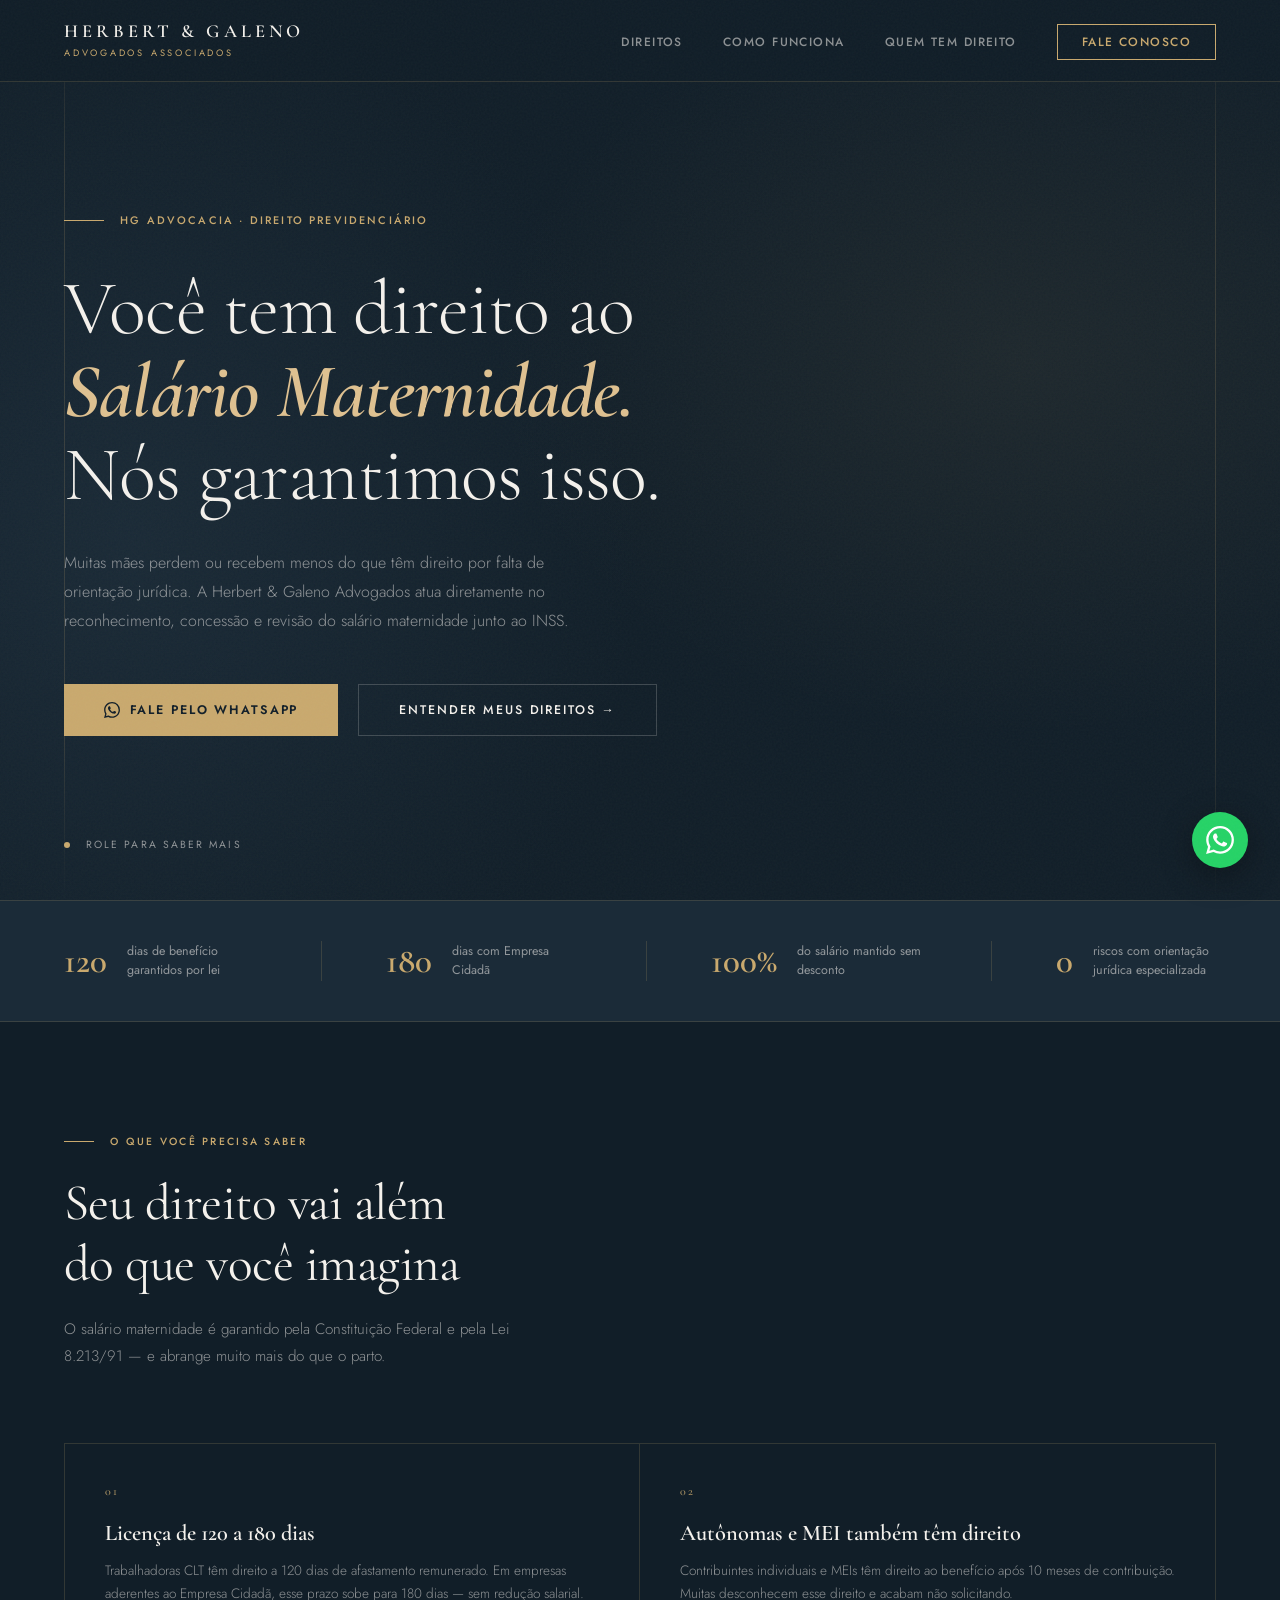
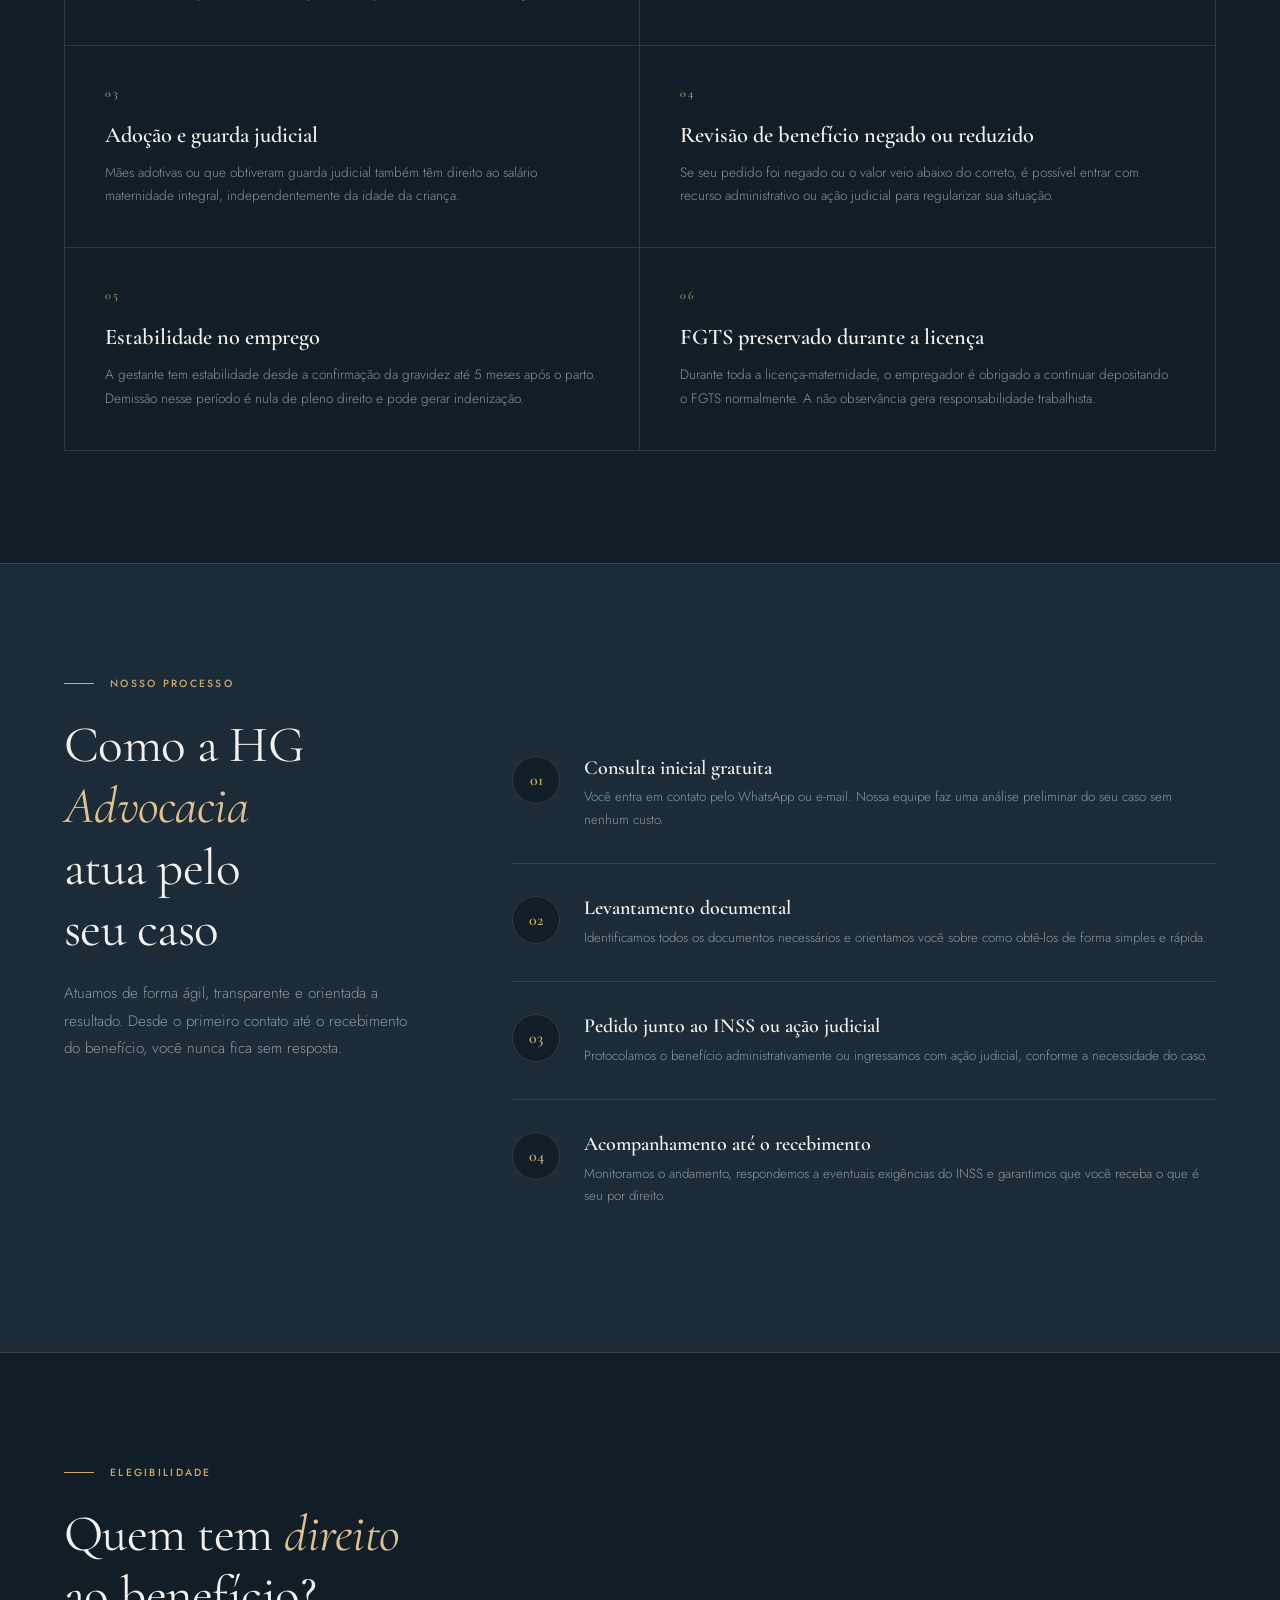
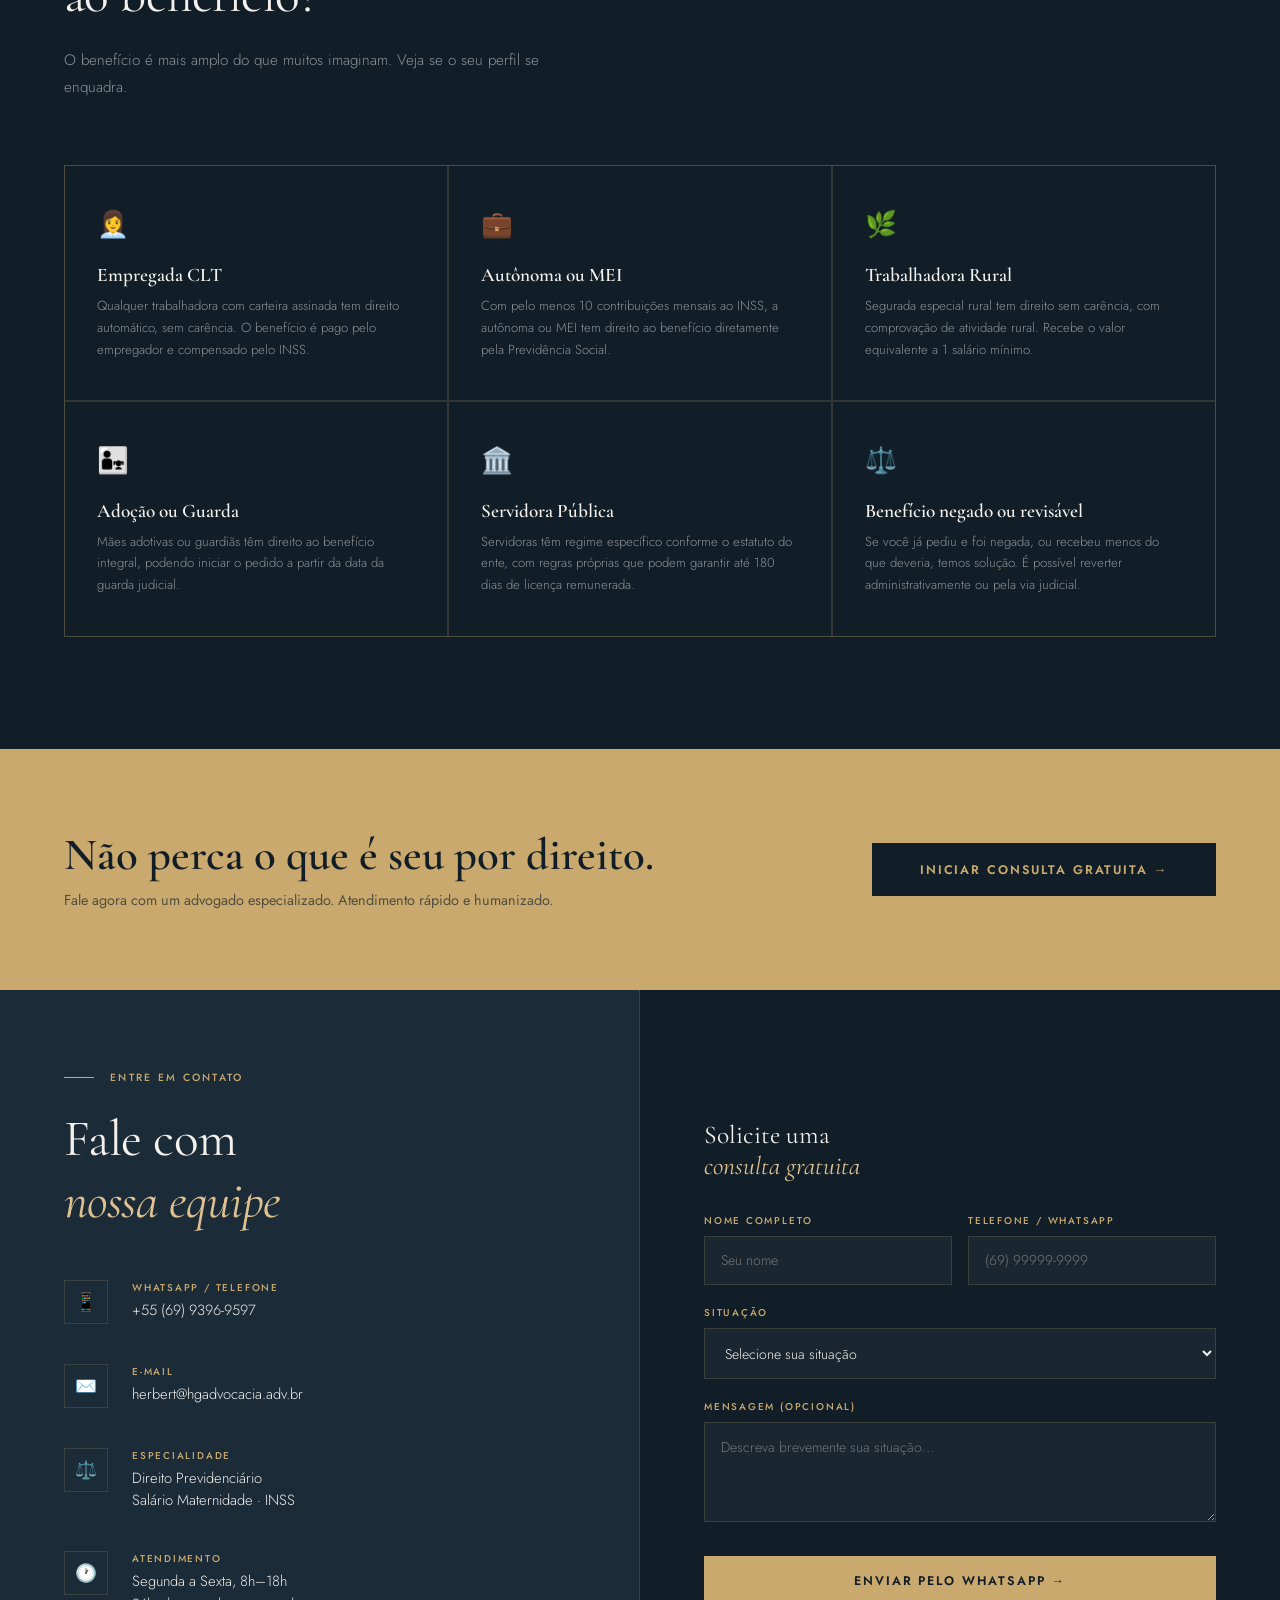
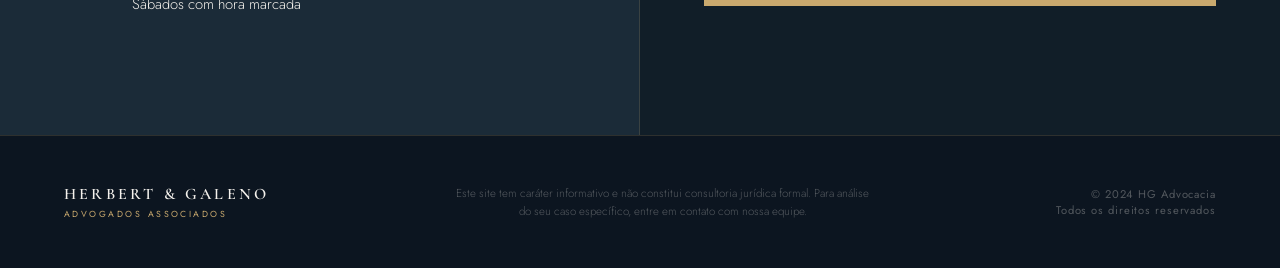
<file: hg-salario-maternidade.html>
<!DOCTYPE html>
<html lang="pt-BR">
<head>
<meta charset="UTF-8">
<meta name="viewport" content="width=device-width, initial-scale=1.0">
<title>Salário Maternidade — Herbert & Galeno Advogados</title>
<link href="https://fonts.googleapis.com/css2?family=Cormorant+Garamond:ital,wght@0,300;0,400;0,600;0,700;1,300;1,400;1,600&family=Jost:wght@300;400;500;600&display=swap" rel="stylesheet">
<style>
  :root {
    --navy:    #1B2B38;
    --navy-dk: #111E28;
    --navy-lt: #253545;
    --gold:    #C9A96E;
    --gold-lt: #DFC190;
    --white:   #F4F1EC;
    --muted:   rgba(244,241,236,0.55);
    --border:  rgba(201,169,110,0.18);
  }

  *, *::before, *::after { box-sizing: border-box; margin: 0; padding: 0; }
  html { scroll-behavior: smooth; }

  body {
    font-family: 'Jost', sans-serif;
    background: var(--navy-dk);
    color: var(--white);
    overflow-x: hidden;
  }

  body::after {
    content: '';
    position: fixed; inset: 0;
    background-image: url("data:image/svg+xml,%3Csvg viewBox='0 0 512 512' xmlns='http://www.w3.org/2000/svg'%3E%3Cfilter id='g'%3E%3CfeTurbulence type='fractalNoise' baseFrequency='0.9' numOctaves='4' stitchTiles='stitch'/%3E%3C/filter%3E%3Crect width='100%25' height='100%25' filter='url(%23g)' opacity='0.035'/%3E%3C/svg%3E");
    pointer-events: none; z-index: 1000;
  }

  nav {
    position: fixed; top: 0; left: 0; right: 0; z-index: 200;
    display: flex; align-items: center; justify-content: space-between;
    padding: 1.4rem 4rem;
    background: rgba(17,30,40,0.92);
    backdrop-filter: blur(16px);
    border-bottom: 1px solid var(--border);
  }

  .nav-logo { display: flex; flex-direction: column; }

  .nav-logo-main {
    font-family: 'Cormorant Garamond', serif;
    font-size: 1.15rem; font-weight: 600;
    letter-spacing: 0.22em; color: var(--white);
    text-transform: uppercase; line-height: 1;
  }

  .nav-logo-sub {
    font-size: 0.58rem; font-weight: 400;
    letter-spacing: 0.3em; color: var(--gold);
    text-transform: uppercase; margin-top: 0.3rem;
  }

  .nav-links { display: flex; gap: 2.5rem; list-style: none; }

  .nav-links a {
    font-size: 0.75rem; font-weight: 500;
    letter-spacing: 0.12em; text-transform: uppercase;
    color: var(--muted); text-decoration: none;
    transition: color 0.2s;
  }

  .nav-links a:hover { color: var(--gold); }

  .nav-cta {
    border: 1px solid var(--gold) !important;
    color: var(--gold) !important;
    padding: 0.5rem 1.5rem !important;
    transition: background 0.2s, color 0.2s !important;
  }

  .nav-cta:hover { background: var(--gold) !important; color: var(--navy-dk) !important; }

  .hero {
    min-height: 100vh;
    display: flex; flex-direction: column;
    justify-content: center;
    padding: 8rem 4rem 5rem;
    position: relative; overflow: hidden;
  }

  .hero-bg {
    position: absolute; inset: 0;
    background:
      radial-gradient(ellipse 60% 60% at 80% 40%, rgba(201,169,110,0.07) 0%, transparent 70%),
      radial-gradient(ellipse 50% 80% at 10% 60%, rgba(27,43,56,0.9) 0%, transparent 80%);
    pointer-events: none;
  }

  .hero-line {
    position: absolute; top: 0; bottom: 0; left: 4rem;
    width: 1px;
    background: linear-gradient(to bottom, transparent, var(--border) 20%, var(--border) 80%, transparent);
    pointer-events: none;
  }

  .hero-line-r { left: auto; right: 4rem; }

  .hero-inner { max-width: 820px; position: relative; z-index: 2; }

  .hero-eyebrow {
    display: flex; align-items: center; gap: 1rem;
    margin-bottom: 2.5rem;
    animation: fadeIn 1s ease both;
  }

  .hero-eyebrow-line { width: 40px; height: 1px; background: var(--gold); }

  .hero-eyebrow-text {
    font-size: 0.68rem; font-weight: 500;
    letter-spacing: 0.2em; text-transform: uppercase;
    color: var(--gold);
  }

  .hero h1 {
    font-family: 'Cormorant Garamond', serif;
    font-size: clamp(3rem, 6vw, 5.5rem);
    font-weight: 300; line-height: 1.08;
    letter-spacing: -0.01em;
    margin-bottom: 2rem;
    animation: fadeIn 1s 0.2s ease both;
  }

  .hero h1 strong { font-weight: 600; font-style: italic; color: var(--gold-lt); }

  .hero-desc {
    font-size: 1rem; font-weight: 300; line-height: 1.8;
    color: var(--muted); max-width: 540px; margin-bottom: 3rem;
    animation: fadeIn 1s 0.4s ease both;
  }

  .hero-actions {
    display: flex; gap: 1.25rem; flex-wrap: wrap;
    animation: fadeIn 1s 0.6s ease both;
  }

  .btn-gold {
    background: var(--gold); color: var(--navy-dk);
    padding: 1rem 2.5rem;
    font-family: 'Jost', sans-serif;
    font-size: 0.78rem; font-weight: 600;
    letter-spacing: 0.15em; text-transform: uppercase;
    text-decoration: none;
    display: inline-flex; align-items: center; gap: 0.6rem;
    transition: background 0.2s, transform 0.2s;
  }

  .btn-gold:hover { background: var(--gold-lt); transform: translateY(-2px); }

  .btn-outline {
    border: 1px solid rgba(244,241,236,0.2); color: var(--white);
    padding: 1rem 2.5rem;
    font-size: 0.78rem; font-weight: 500;
    letter-spacing: 0.15em; text-transform: uppercase;
    text-decoration: none;
    transition: border-color 0.2s, color 0.2s, transform 0.2s;
  }

  .btn-outline:hover { border-color: var(--gold); color: var(--gold); transform: translateY(-2px); }

  .hero-scroll {
    position: absolute; bottom: 3rem; left: 4rem;
    display: flex; align-items: center; gap: 1rem;
    font-size: 0.65rem; letter-spacing: 0.2em; text-transform: uppercase;
    color: var(--muted);
    animation: fadeIn 1s 1s ease both;
  }

  .hero-scroll-dot {
    width: 6px; height: 6px; border-radius: 50%;
    background: var(--gold);
    animation: blink 2s infinite;
  }

  @keyframes blink { 0%,100%{opacity:1} 50%{opacity:0.3} }

  .intro-strip {
    background: var(--navy);
    border-top: 1px solid var(--border);
    border-bottom: 1px solid var(--border);
    padding: 2.5rem 4rem;
    display: flex; align-items: center; gap: 4rem;
    overflow-x: auto;
  }

  .strip-item { display: flex; align-items: center; gap: 1.25rem; flex-shrink: 0; }

  .strip-num {
    font-family: 'Cormorant Garamond', serif;
    font-size: 2.2rem; font-weight: 600;
    color: var(--gold); line-height: 1;
  }

  .strip-label { font-size: 0.78rem; font-weight: 400; color: var(--muted); line-height: 1.5; max-width: 130px; }

  .strip-sep { width: 1px; height: 40px; background: var(--border); flex-shrink: 0; }

  .section { padding: 7rem 4rem; }

  .section-eyebrow { display: flex; align-items: center; gap: 1rem; margin-bottom: 1.5rem; }
  .section-eyebrow-line { width: 30px; height: 1px; background: var(--gold); }
  .section-eyebrow-text {
    font-size: 0.65rem; font-weight: 500;
    letter-spacing: 0.22em; text-transform: uppercase;
    color: var(--gold);
  }

  .section-title {
    font-family: 'Cormorant Garamond', serif;
    font-size: clamp(2rem, 4vw, 3.2rem);
    font-weight: 400; line-height: 1.2;
    letter-spacing: -0.01em; margin-bottom: 1.25rem;
  }

  .section-title em { font-style: italic; color: var(--gold-lt); }

  .section-desc { font-size: 0.95rem; font-weight: 300; line-height: 1.8; color: var(--muted); max-width: 500px; }

  .direito-grid {
    display: grid; grid-template-columns: 1fr 1fr;
    gap: 0; margin-top: 4.5rem;
  }

  .direito-card {
    border: 1px solid var(--border);
    padding: 2.5rem;
    transition: background 0.25s;
  }

  .direito-card:hover { background: rgba(201,169,110,0.04); }
  .direito-card:nth-child(even) { border-left: none; }
  .direito-card:nth-child(n+3) { border-top: none; }

  .dc-num {
    font-family: 'Cormorant Garamond', serif;
    font-size: 0.75rem; letter-spacing: 0.2em;
    color: var(--gold); margin-bottom: 1.25rem; display: block;
  }

  .dc-title {
    font-family: 'Cormorant Garamond', serif;
    font-size: 1.4rem; font-weight: 600;
    margin-bottom: 0.75rem; line-height: 1.3;
  }

  .dc-text { font-size: 0.85rem; font-weight: 300; line-height: 1.7; color: var(--muted); }

  .como-section {
    background: var(--navy);
    border-top: 1px solid var(--border);
    border-bottom: 1px solid var(--border);
  }

  .como-inner {
    display: grid; grid-template-columns: 1fr 2fr;
    gap: 6rem; align-items: start;
  }

  .steps-list { margin-top: 3rem; }

  .step {
    display: grid; grid-template-columns: 48px 1fr;
    gap: 1.5rem; padding: 2rem 0;
    border-bottom: 1px solid var(--border);
  }

  .step:last-child { border-bottom: none; }

  .step-circle {
    width: 48px; height: 48px;
    border: 1px solid var(--border); border-radius: 50%;
    display: flex; align-items: center; justify-content: center;
    font-family: 'Cormorant Garamond', serif;
    font-size: 1rem; font-weight: 600; color: var(--gold);
    flex-shrink: 0; background: var(--navy-dk);
  }

  .step-body h4 { font-family: 'Cormorant Garamond', serif; font-size: 1.25rem; font-weight: 600; margin-bottom: 0.4rem; }
  .step-body p { font-size: 0.83rem; font-weight: 300; line-height: 1.7; color: var(--muted); }

  .quem-grid {
    display: grid; grid-template-columns: repeat(3, 1fr);
    gap: 1.5px; background: var(--border);
    margin-top: 4rem; border: 1px solid var(--border);
  }

  .quem-item { background: var(--navy-dk); padding: 2.5rem 2rem; transition: background 0.2s; }
  .quem-item:hover { background: rgba(27,43,56,0.7); }

  .qi-icon { font-size: 1.6rem; margin-bottom: 1.25rem; display: block; }

  .qi-title { font-family: 'Cormorant Garamond', serif; font-size: 1.2rem; font-weight: 600; margin-bottom: 0.5rem; }
  .qi-text { font-size: 0.82rem; font-weight: 300; line-height: 1.65; color: var(--muted); }

  .cta-band {
    background: var(--gold); padding: 5rem 4rem;
    display: flex; align-items: center; justify-content: space-between;
    gap: 3rem; flex-wrap: wrap;
  }

  .cta-band-text h2 {
    font-family: 'Cormorant Garamond', serif;
    font-size: clamp(1.8rem, 3.5vw, 2.8rem); font-weight: 600;
    color: var(--navy-dk); line-height: 1.2; margin-bottom: 0.5rem;
  }

  .cta-band-text p { font-size: 0.9rem; color: rgba(17,30,40,0.65); }

  .btn-dark {
    background: var(--navy-dk); color: var(--gold);
    padding: 1.1rem 3rem;
    font-size: 0.78rem; font-weight: 600;
    letter-spacing: 0.15em; text-transform: uppercase;
    text-decoration: none; white-space: nowrap;
    transition: background 0.2s; flex-shrink: 0;
  }

  .btn-dark:hover { background: var(--navy); }

  .contato-section {
    display: grid; grid-template-columns: 1fr 1fr;
  }

  .contato-info {
    background: var(--navy);
    padding: 5rem 4rem;
    border-right: 1px solid var(--border);
    display: flex; flex-direction: column; justify-content: center;
  }

  .contato-form-wrap {
    background: var(--navy-dk);
    padding: 5rem 4rem;
    display: flex; flex-direction: column; justify-content: center;
  }

  .contact-item { display: flex; gap: 1.5rem; margin-bottom: 2.5rem; }

  .contact-icon {
    width: 44px; height: 44px;
    border: 1px solid var(--border);
    display: flex; align-items: center; justify-content: center;
    font-size: 1.1rem; flex-shrink: 0;
  }

  .contact-label {
    font-size: 0.62rem; font-weight: 500;
    letter-spacing: 0.18em; text-transform: uppercase;
    color: var(--gold); display: block; margin-bottom: 0.25rem;
  }

  .contact-value { font-size: 0.92rem; font-weight: 300; color: var(--white); line-height: 1.5; }
  .contact-value a { color: inherit; text-decoration: none; transition: color 0.2s; }
  .contact-value a:hover { color: var(--gold); }

  .form-group { margin-bottom: 1.25rem; }

  .form-group label {
    display: block;
    font-size: 0.62rem; font-weight: 500;
    letter-spacing: 0.18em; text-transform: uppercase;
    color: var(--gold); margin-bottom: 0.5rem;
  }

  .form-group input,
  .form-group textarea,
  .form-group select {
    width: 100%;
    background: rgba(255,255,255,0.04);
    border: 1px solid var(--border); border-radius: 0;
    padding: 0.85rem 1rem; color: var(--white);
    font-family: 'Jost', sans-serif; font-size: 0.88rem; font-weight: 300;
    outline: none; transition: border-color 0.2s;
  }

  .form-group input:focus,
  .form-group textarea:focus,
  .form-group select:focus { border-color: var(--gold); }

  .form-group textarea { resize: vertical; min-height: 100px; }
  .form-group select option { background: var(--navy-dk); }

  .form-grid { display: grid; grid-template-columns: 1fr 1fr; gap: 1rem; }

  .btn-form {
    background: var(--gold); color: var(--navy-dk); border: none;
    padding: 1rem 2.5rem;
    font-family: 'Jost', sans-serif; font-size: 0.78rem; font-weight: 600;
    letter-spacing: 0.15em; text-transform: uppercase;
    cursor: pointer; width: 100%; margin-top: 0.5rem;
    transition: background 0.2s;
  }

  .btn-form:hover { background: var(--gold-lt); }

  footer {
    background: #0C1520; border-top: 1px solid var(--border);
    padding: 3rem 4rem;
    display: flex; align-items: center; justify-content: space-between;
    flex-wrap: wrap; gap: 1.5rem;
  }

  .footer-note {
    font-size: 0.72rem; font-weight: 300;
    color: rgba(244,241,236,0.3); max-width: 420px;
    line-height: 1.6; text-align: center;
  }

  .footer-right { font-size: 0.7rem; color: rgba(244,241,236,0.3); letter-spacing: 0.08em; text-align: right; }

  .reveal { opacity: 0; transform: translateY(28px); transition: opacity 0.8s ease, transform 0.8s ease; }
  .reveal.on { opacity: 1; transform: translateY(0); }

  @keyframes fadeIn {
    from { opacity: 0; transform: translateY(20px); }
    to   { opacity: 1; transform: translateY(0); }
  }

  .wa-float {
    position: fixed; bottom: 2rem; right: 2rem;
    width: 56px; height: 56px; background: #25D366;
    border-radius: 50%;
    display: flex; align-items: center; justify-content: center;
    box-shadow: 0 8px 32px rgba(0,0,0,0.35);
    z-index: 500; text-decoration: none;
    transition: transform 0.2s, box-shadow 0.2s;
  }

  .wa-float:hover { transform: scale(1.1); box-shadow: 0 12px 40px rgba(0,0,0,0.4); }
  .wa-float svg { width: 28px; height: 28px; fill: #fff; }

  @media (max-width: 960px) {
    nav { padding: 1rem 1.5rem; }
    .nav-links { display: none; }
    .hero { padding: 7rem 1.5rem 4rem; }
    .hero-line, .hero-scroll { display: none; }
    .intro-strip { padding: 2rem 1.5rem; gap: 2rem; }
    .section { padding: 4rem 1.5rem; }
    .direito-grid { grid-template-columns: 1fr; }
    .direito-card { border: 1px solid var(--border) !important; margin-bottom: -1px; }
    .como-inner { grid-template-columns: 1fr; gap: 2rem; }
    .quem-grid { grid-template-columns: 1fr 1fr; }
    .cta-band { padding: 3rem 1.5rem; flex-direction: column; }
    .contato-section { grid-template-columns: 1fr; }
    .contato-info, .contato-form-wrap { padding: 3rem 1.5rem; }
    footer { padding: 2rem 1.5rem; flex-direction: column; align-items: flex-start; }
    .footer-right, .footer-note { text-align: left; }
    .form-grid { grid-template-columns: 1fr; }
  }

  @media (max-width: 600px) {
    .quem-grid { grid-template-columns: 1fr; }
  }
</style>
</head>
<body>

<a class="wa-float" href="https://wa.me/5569933969597" target="_blank" rel="noopener" aria-label="WhatsApp">
  <svg viewBox="0 0 24 24" xmlns="http://www.w3.org/2000/svg"><path d="M17.472 14.382c-.297-.149-1.758-.867-2.03-.967-.273-.099-.471-.148-.67.15-.197.297-.767.966-.94 1.164-.173.199-.347.223-.644.075-.297-.15-1.255-.463-2.39-1.475-.883-.788-1.48-1.761-1.653-2.059-.173-.297-.018-.458.13-.606.134-.133.298-.347.446-.52.149-.174.198-.298.298-.497.099-.198.05-.371-.025-.52-.075-.149-.669-1.612-.916-2.207-.242-.579-.487-.5-.669-.51-.173-.008-.371-.01-.57-.01-.198 0-.52.074-.792.372-.272.297-1.04 1.016-1.04 2.479 0 1.462 1.065 2.875 1.213 3.074.149.198 2.096 3.2 5.077 4.487.709.306 1.262.489 1.694.625.712.227 1.36.195 1.871.118.571-.085 1.758-.719 2.006-1.413.248-.694.248-1.289.173-1.413-.074-.124-.272-.198-.57-.347m-5.421 7.403h-.004a9.87 9.87 0 01-5.031-1.378l-.361-.214-3.741.982.998-3.648-.235-.374a9.86 9.86 0 01-1.51-5.26c.001-5.45 4.436-9.884 9.888-9.884 2.64 0 5.122 1.03 6.988 2.898a9.825 9.825 0 012.893 6.994c-.003 5.45-4.437 9.884-9.885 9.884m8.413-18.297A11.815 11.815 0 0012.05 0C5.495 0 .16 5.335.157 11.892c0 2.096.547 4.142 1.588 5.945L.057 24l6.305-1.654a11.882 11.882 0 005.683 1.448h.005c6.554 0 11.89-5.335 11.893-11.893a11.821 11.821 0 00-3.48-8.413z"/></svg>
</a>

<nav>
  <div class="nav-logo">
    <span class="nav-logo-main">Herbert &amp; Galeno</span>
    <span class="nav-logo-sub">Advogados Associados</span>
  </div>
  <ul class="nav-links">
    <li><a href="#direito">Direitos</a></li>
    <li><a href="#como-funciona">Como funciona</a></li>
    <li><a href="#quem">Quem tem direito</a></li>
    <li><a href="#contato" class="nav-cta">Fale conosco</a></li>
  </ul>
</nav>

<section class="hero">
  <div class="hero-bg"></div>
  <div class="hero-line"></div>
  <div class="hero-line hero-line-r"></div>
  <div class="hero-inner">
    <div class="hero-eyebrow">
      <div class="hero-eyebrow-line"></div>
      <span class="hero-eyebrow-text">HG Advocacia · Direito Previdenciário</span>
    </div>
    <h1>
      Você tem direito ao<br>
      <strong>Salário Maternidade.</strong><br>
      Nós garantimos isso.
    </h1>
    <p class="hero-desc">
      Muitas mães perdem ou recebem menos do que têm direito por falta de orientação jurídica. A Herbert &amp; Galeno Advogados atua diretamente no reconhecimento, concessão e revisão do salário maternidade junto ao INSS.
    </p>
    <div class="hero-actions">
      <a href="https://wa.me/5569933969597" target="_blank" class="btn-gold">
        <svg width="16" height="16" viewBox="0 0 24 24" fill="currentColor"><path d="M17.472 14.382c-.297-.149-1.758-.867-2.03-.967-.273-.099-.471-.148-.67.15-.197.297-.767.966-.94 1.164-.173.199-.347.223-.644.075-.297-.15-1.255-.463-2.39-1.475-.883-.788-1.48-1.761-1.653-2.059-.173-.297-.018-.458.13-.606.134-.133.298-.347.446-.52.149-.174.198-.298.298-.497.099-.198.05-.371-.025-.52-.075-.149-.669-1.612-.916-2.207-.242-.579-.487-.5-.669-.51-.173-.008-.371-.01-.57-.01-.198 0-.52.074-.792.372-.272.297-1.04 1.016-1.04 2.479 0 1.462 1.065 2.875 1.213 3.074.149.198 2.096 3.2 5.077 4.487.709.306 1.262.489 1.694.625.712.227 1.36.195 1.871.118.571-.085 1.758-.719 2.006-1.413.248-.694.248-1.289.173-1.413-.074-.124-.272-.198-.57-.347m-5.421 7.403h-.004a9.87 9.87 0 01-5.031-1.378l-.361-.214-3.741.982.998-3.648-.235-.374a9.86 9.86 0 01-1.51-5.26c.001-5.45 4.436-9.884 9.888-9.884 2.64 0 5.122 1.03 6.988 2.898a9.825 9.825 0 012.893 6.994c-.003 5.45-4.437 9.884-9.885 9.884m8.413-18.297A11.815 11.815 0 0012.05 0C5.495 0 .16 5.335.157 11.892c0 2.096.547 4.142 1.588 5.945L.057 24l6.305-1.654a11.882 11.882 0 005.683 1.448h.005c6.554 0 11.89-5.335 11.893-11.893a11.821 11.821 0 00-3.48-8.413z"/></svg>
        Fale pelo WhatsApp
      </a>
      <a href="#direito" class="btn-outline">Entender meus direitos →</a>
    </div>
  </div>
  <div class="hero-scroll">
    <div class="hero-scroll-dot"></div>
    <span>Role para saber mais</span>
  </div>
</section>

<div class="intro-strip">
  <div class="strip-item reveal"><div class="strip-num">120</div><div class="strip-label">dias de benefício garantidos por lei</div></div>
  <div class="strip-sep"></div>
  <div class="strip-item reveal"><div class="strip-num">180</div><div class="strip-label">dias com Empresa Cidadã</div></div>
  <div class="strip-sep"></div>
  <div class="strip-item reveal"><div class="strip-num">100%</div><div class="strip-label">do salário mantido sem desconto</div></div>
  <div class="strip-sep"></div>
  <div class="strip-item reveal"><div class="strip-num">0</div><div class="strip-label">riscos com orientação jurídica especializada</div></div>
</div>

<section id="direito" class="section">
  <div class="section-eyebrow reveal"><div class="section-eyebrow-line"></div><span class="section-eyebrow-text">O que você precisa saber</span></div>
  <h2 class="section-title reveal">Seu direito vai além<br>do que você imagina</h2>
  <p class="section-desc reveal">O salário maternidade é garantido pela Constituição Federal e pela Lei 8.213/91 — e abrange muito mais do que o parto.</p>

  <div class="direito-grid">
    <div class="direito-card reveal">
      <span class="dc-num">01</span>
      <h3 class="dc-title">Licença de 120 a 180 dias</h3>
      <p class="dc-text">Trabalhadoras CLT têm direito a 120 dias de afastamento remunerado. Em empresas aderentes ao Empresa Cidadã, esse prazo sobe para 180 dias — sem redução salarial.</p>
    </div>
    <div class="direito-card reveal">
      <span class="dc-num">02</span>
      <h3 class="dc-title">Autônomas e MEI também têm direito</h3>
      <p class="dc-text">Contribuintes individuais e MEIs têm direito ao benefício após 10 meses de contribuição. Muitas desconhecem esse direito e acabam não solicitando.</p>
    </div>
    <div class="direito-card reveal">
      <span class="dc-num">03</span>
      <h3 class="dc-title">Adoção e guarda judicial</h3>
      <p class="dc-text">Mães adotivas ou que obtiveram guarda judicial também têm direito ao salário maternidade integral, independentemente da idade da criança.</p>
    </div>
    <div class="direito-card reveal">
      <span class="dc-num">04</span>
      <h3 class="dc-title">Revisão de benefício negado ou reduzido</h3>
      <p class="dc-text">Se seu pedido foi negado ou o valor veio abaixo do correto, é possível entrar com recurso administrativo ou ação judicial para regularizar sua situação.</p>
    </div>
    <div class="direito-card reveal">
      <span class="dc-num">05</span>
      <h3 class="dc-title">Estabilidade no emprego</h3>
      <p class="dc-text">A gestante tem estabilidade desde a confirmação da gravidez até 5 meses após o parto. Demissão nesse período é nula de pleno direito e pode gerar indenização.</p>
    </div>
    <div class="direito-card reveal">
      <span class="dc-num">06</span>
      <h3 class="dc-title">FGTS preservado durante a licença</h3>
      <p class="dc-text">Durante toda a licença-maternidade, o empregador é obrigado a continuar depositando o FGTS normalmente. A não observância gera responsabilidade trabalhista.</p>
    </div>
  </div>
</section>

<section id="como-funciona" class="section como-section">
  <div class="como-inner">
    <div>
      <div class="section-eyebrow reveal"><div class="section-eyebrow-line"></div><span class="section-eyebrow-text">Nosso processo</span></div>
      <h2 class="section-title reveal">Como a HG<br><em>Advocacia</em><br>atua pelo<br>seu caso</h2>
      <p class="section-desc reveal" style="margin-top:1rem;">Atuamos de forma ágil, transparente e orientada a resultado. Desde o primeiro contato até o recebimento do benefício, você nunca fica sem resposta.</p>
    </div>
    <div class="steps-list">
      <div class="step reveal">
        <div class="step-circle">01</div>
        <div class="step-body">
          <h4>Consulta inicial gratuita</h4>
          <p>Você entra em contato pelo WhatsApp ou e-mail. Nossa equipe faz uma análise preliminar do seu caso sem nenhum custo.</p>
        </div>
      </div>
      <div class="step reveal">
        <div class="step-circle">02</div>
        <div class="step-body">
          <h4>Levantamento documental</h4>
          <p>Identificamos todos os documentos necessários e orientamos você sobre como obtê-los de forma simples e rápida.</p>
        </div>
      </div>
      <div class="step reveal">
        <div class="step-circle">03</div>
        <div class="step-body">
          <h4>Pedido junto ao INSS ou ação judicial</h4>
          <p>Protocolamos o benefício administrativamente ou ingressamos com ação judicial, conforme a necessidade do caso.</p>
        </div>
      </div>
      <div class="step reveal">
        <div class="step-circle">04</div>
        <div class="step-body">
          <h4>Acompanhamento até o recebimento</h4>
          <p>Monitoramos o andamento, respondemos a eventuais exigências do INSS e garantimos que você receba o que é seu por direito.</p>
        </div>
      </div>
    </div>
  </div>
</section>

<section id="quem" class="section">
  <div class="section-eyebrow reveal"><div class="section-eyebrow-line"></div><span class="section-eyebrow-text">Elegibilidade</span></div>
  <h2 class="section-title reveal">Quem tem <em>direito</em><br>ao benefício?</h2>
  <p class="section-desc reveal">O benefício é mais amplo do que muitos imaginam. Veja se o seu perfil se enquadra.</p>

  <div class="quem-grid">
    <div class="quem-item reveal">
      <span class="qi-icon">👩‍💼</span>
      <h4 class="qi-title">Empregada CLT</h4>
      <p class="qi-text">Qualquer trabalhadora com carteira assinada tem direito automático, sem carência. O benefício é pago pelo empregador e compensado pelo INSS.</p>
    </div>
    <div class="quem-item reveal">
      <span class="qi-icon">💼</span>
      <h4 class="qi-title">Autônoma ou MEI</h4>
      <p class="qi-text">Com pelo menos 10 contribuições mensais ao INSS, a autônoma ou MEI tem direito ao benefício diretamente pela Previdência Social.</p>
    </div>
    <div class="quem-item reveal">
      <span class="qi-icon">🌿</span>
      <h4 class="qi-title">Trabalhadora Rural</h4>
      <p class="qi-text">Segurada especial rural tem direito sem carência, com comprovação de atividade rural. Recebe o valor equivalente a 1 salário mínimo.</p>
    </div>
    <div class="quem-item reveal">
      <span class="qi-icon">👨‍👧</span>
      <h4 class="qi-title">Adoção ou Guarda</h4>
      <p class="qi-text">Mães adotivas ou guardiãs têm direito ao benefício integral, podendo iniciar o pedido a partir da data da guarda judicial.</p>
    </div>
    <div class="quem-item reveal">
      <span class="qi-icon">🏛️</span>
      <h4 class="qi-title">Servidora Pública</h4>
      <p class="qi-text">Servidoras têm regime específico conforme o estatuto do ente, com regras próprias que podem garantir até 180 dias de licença remunerada.</p>
    </div>
    <div class="quem-item reveal">
      <span class="qi-icon">⚖️</span>
      <h4 class="qi-title">Benefício negado ou revisável</h4>
      <p class="qi-text">Se você já pediu e foi negada, ou recebeu menos do que deveria, temos solução. É possível reverter administrativamente ou pela via judicial.</p>
    </div>
  </div>
</section>

<div class="cta-band">
  <div class="cta-band-text">
    <h2>Não perca o que é seu por direito.</h2>
    <p>Fale agora com um advogado especializado. Atendimento rápido e humanizado.</p>
  </div>
  <a href="https://wa.me/5569933969597" target="_blank" class="btn-dark">Iniciar consulta gratuita →</a>
</div>

<div id="contato" class="contato-section">
  <div class="contato-info">
    <div class="section-eyebrow reveal"><div class="section-eyebrow-line"></div><span class="section-eyebrow-text">Entre em contato</span></div>
    <h2 class="section-title reveal" style="max-width:320px; margin-bottom:3rem;">Fale com<br><em>nossa equipe</em></h2>

    <div class="contact-item reveal">
      <div class="contact-icon">📱</div>
      <div>
        <span class="contact-label">WhatsApp / Telefone</span>
        <div class="contact-value"><a href="https://wa.me/5569933969597" target="_blank">+55 (69) 9396-9597</a></div>
      </div>
    </div>
    <div class="contact-item reveal">
      <div class="contact-icon">✉️</div>
      <div>
        <span class="contact-label">E-mail</span>
        <div class="contact-value"><a href="mailto:herbert@hgadvocacia.adv.br">herbert@hgadvocacia.adv.br</a></div>
      </div>
    </div>
    <div class="contact-item reveal">
      <div class="contact-icon">⚖️</div>
      <div>
        <span class="contact-label">Especialidade</span>
        <div class="contact-value">Direito Previdenciário<br>Salário Maternidade · INSS</div>
      </div>
    </div>
    <div class="contact-item reveal">
      <div class="contact-icon">🕐</div>
      <div>
        <span class="contact-label">Atendimento</span>
        <div class="contact-value">Segunda a Sexta, 8h–18h<br>Sábados com hora marcada</div>
      </div>
    </div>
  </div>

  <div class="contato-form-wrap">
    <h3 class="reveal" style="font-family:'Cormorant Garamond',serif; font-size:1.6rem; font-weight:400; margin-bottom:2rem;">Solicite uma<br><em style="color:var(--gold-lt)">consulta gratuita</em></h3>
    <form onsubmit="enviarForm(event)">
      <div class="form-grid">
        <div class="form-group reveal">
          <label>Nome completo</label>
          <input type="text" id="nome" placeholder="Seu nome" required>
        </div>
        <div class="form-group reveal">
          <label>Telefone / WhatsApp</label>
          <input type="tel" id="telefone" placeholder="(69) 99999-9999" required>
        </div>
      </div>
      <div class="form-group reveal">
        <label>Situação</label>
        <select id="situacao">
          <option value="">Selecione sua situação</option>
          <option>Sou CLT e quero solicitar o benefício</option>
          <option>Sou autônoma / MEI</option>
          <option>Meu pedido foi negado pelo INSS</option>
          <option>Recebi valor menor do que o correto</option>
          <option>Sou trabalhadora rural</option>
          <option>Adoção ou guarda judicial</option>
          <option>Outra situação</option>
        </select>
      </div>
      <div class="form-group reveal">
        <label>Mensagem (opcional)</label>
        <textarea id="mensagem" placeholder="Descreva brevemente sua situação…"></textarea>
      </div>
      <button type="submit" class="btn-form reveal">Enviar pelo WhatsApp →</button>
    </form>
  </div>
</div>

<footer>
  <div>
    <div style="font-family:'Cormorant Garamond',serif; font-size:1rem; font-weight:600; letter-spacing:0.2em; color:var(--white); text-transform:uppercase;">HERBERT &amp; GALENO</div>
    <div style="font-size:0.55rem; letter-spacing:0.28em; color:var(--gold); text-transform:uppercase; margin-top:0.3rem;">Advogados Associados</div>
  </div>
  <div class="footer-note">Este site tem caráter informativo e não constitui consultoria jurídica formal. Para análise do seu caso específico, entre em contato com nossa equipe.</div>
  <div class="footer-right">© 2024 HG Advocacia<br>Todos os direitos reservados</div>
</footer>

<script>
  const reveals = document.querySelectorAll('.reveal');
  const io = new IntersectionObserver((entries) => {
    entries.forEach((e, i) => {
      if (e.isIntersecting) {
        setTimeout(() => e.target.classList.add('on'), i * 70);
        io.unobserve(e.target);
      }
    });
  }, { threshold: 0.08 });
  reveals.forEach(el => io.observe(el));

  function enviarForm(ev) {
    ev.preventDefault();
    const nome = document.getElementById('nome').value;
    const tel = document.getElementById('telefone').value;
    const sit = document.getElementById('situacao').value;
    const msg = document.getElementById('mensagem').value;
    const texto = `Olá! Vim pelo site da HG Advocacia.\n\n*Nome:* ${nome}\n*Telefone:* ${tel}\n*Situação:* ${sit || 'Não informada'}\n` + (msg ? `*Mensagem:* ${msg}` : '');
    window.open(`https://wa.me/5569933969597?text=${encodeURIComponent(texto)}`, '_blank');
  }
</script>
</body>
</html>
</file>
